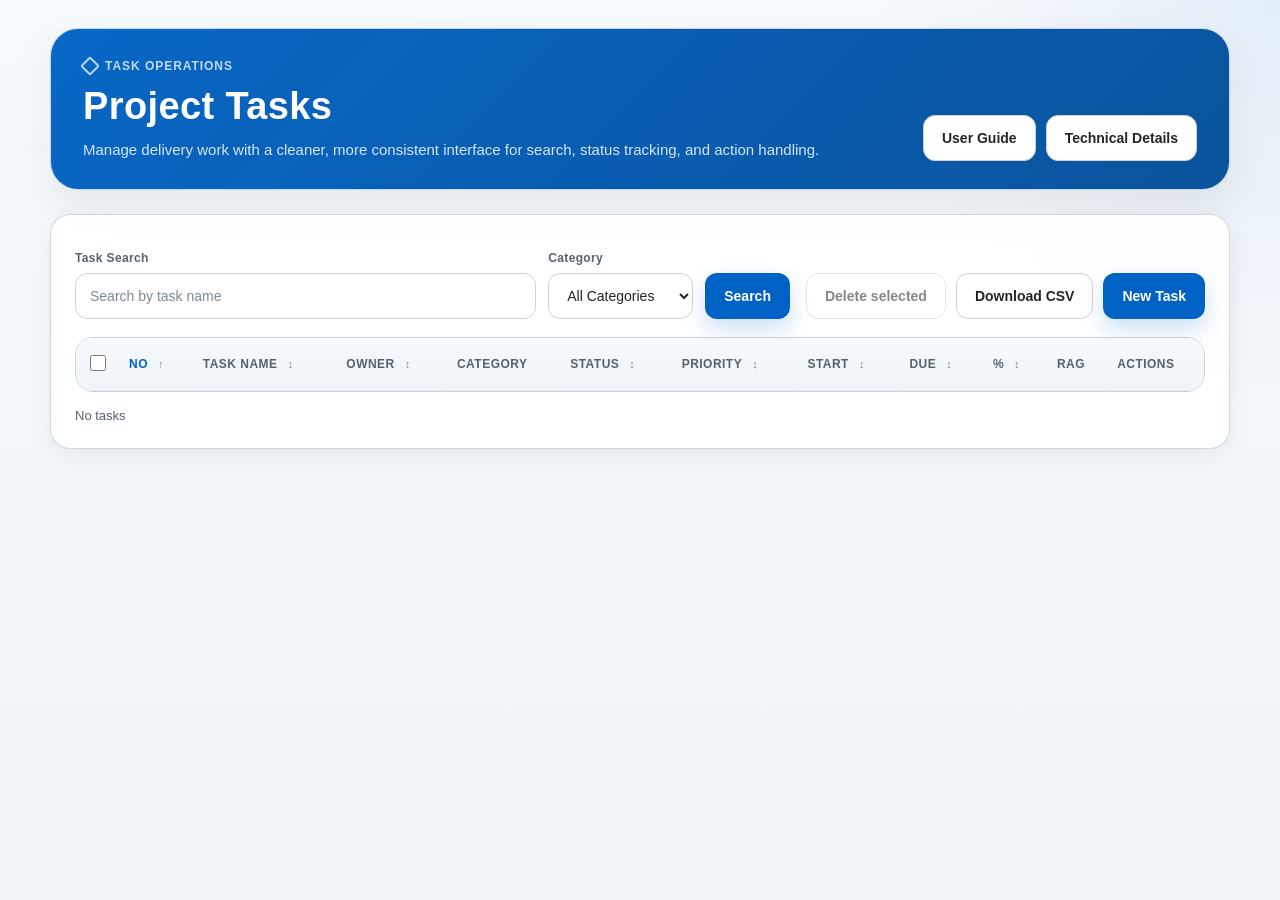
<file: index.html>
<!DOCTYPE html>
<html lang="en">

<head>
  <meta charset="UTF-8" />
  <meta name="viewport" content="width=device-width, initial-scale=1.0" />
  <title>Project Tasks</title>
  <link rel="stylesheet" href="assets/styles.css" />
</head>

<body data-page="index">
  <div class="app-shell">
    <div class="page">
      <header class="page-header">
        <div class="page-header-copy">
          <div class="eyebrow">Task Operations</div>
          <h1 class="title">Project Tasks</h1>
          <p class="subtitle">
            Manage delivery work with a cleaner, more consistent interface for search,
            status tracking, and action handling.
          </p>
        </div>
        <div class="header-meta">
          <button class="btn btn-secondary" id="userGuideButton" type="button">User Guide</button>
          <button class="btn btn-secondary" id="techDetailsButton" type="button">Technical Details</button>
        </div>
      </header>

      <section class="surface panel">
        <div class="toolbar">
          <form id="searchForm" class="toolbar-form">
            <div class="field-group grow">
              <label class="field-label" for="searchQuery">Task Search</label>
              <input id="searchQuery" class="input-text" type="text" name="q" placeholder="Search by task name" />
            </div>
            <div class="field-group">
              <label class="field-label" for="categorySelect">Category</label>
              <select class="page-select" name="categoryId" id="categorySelect"></select>
            </div>
            <input type="hidden" name="sort" />
            <input type="hidden" name="dir" />
            <input type="hidden" name="page" value="0" />
            <input type="hidden" name="size" value="10" />
            <button class="btn btn-primary" type="submit">Search</button>
            <a class="btn btn-secondary" id="clearLink" href="index.html">Reset</a>
          </form>
          <div class="toolbar-actions">
            <button class="btn btn-secondary" id="bulkDeleteButton" type="button" disabled>Delete selected</button>
            <button class="btn btn-secondary" id="downloadCsvButton" type="button">Download CSV</button>
            <a class="btn btn-primary" href="create.html">New Task</a>
          </div>
        </div>

        <div class="table-wrap">
          <div class="table-scroll">
            <table>
              <thead>
                <tr>
                  <th class="checkbox-col"><input id="selectAllRows" type="checkbox" aria-label="Select all rows" />
                  </th>
                  <th><a href="#" data-sort="no">No <span data-sort-indicator="no"></span></a></th>
                  <th><a href="#" data-sort="taskName">Task Name <span data-sort-indicator="taskName"></span></a></th>
                  <th><a href="#" data-sort="assignedTo">Owner <span data-sort-indicator="assignedTo"></span></a></th>
                  <th>Category</th>
                  <th><a href="#" data-sort="status">Status <span data-sort-indicator="status"></span></a></th>
                  <th><a href="#" data-sort="priority">Priority <span data-sort-indicator="priority"></span></a></th>
                  <th><a href="#" data-sort="startDate">Start <span data-sort-indicator="startDate"></span></a></th>
                  <th><a href="#" data-sort="dueDate">Due <span data-sort-indicator="dueDate"></span></a></th>
                  <th><a href="#" data-sort="percentComplete">% <span data-sort-indicator="percentComplete"></span></a>
                  </th>
                  <th>RAG</th>
                  <th>Actions</th>
                </tr>
              </thead>
              <tbody id="todoTable"></tbody>
            </table>
          </div>
        </div>

        <div class="card-view" id="cardView"></div>

        <div class="summary-row">
          <div class="summary" id="summary"></div>
          <div class="pagination" id="pagination"></div>
        </div>
      </section>
    </div>
  </div>

  <!-- User Guide Modal -->
  <div class="modal" id="userGuideModal" hidden>
    <div class="modal-overlay"></div>
    <div class="modal-content">
      <div class="modal-header">
        <h2 class="modal-title">How to Use the Task List</h2>
        <button class="modal-close" id="closeUserGuideModal" type="button" aria-label="Close"
          title="Close">&times;</button>
      </div>
      <div class="modal-body">
        <h3>Getting Started</h3>
        <p>Open <code>index.html</code> in your browser to start using the task list. All data is stored locally in your
          browser using IndexedDB.</p>

        <h3>Viewing Tasks</h3>
        <ul>
          <li>The main page shows all tasks in a table format.</li>
          <li>Use the search box to filter tasks by name.</li>
          <li>Use the category dropdown to filter by category.</li>
          <li>Click column headers to sort the list.</li>
          <li>On screens 600px or narrower, the view switches to cards for better mobile usability.</li>
          <li>Overdue tasks are highlighted in red; tasks due within 3 days are in yellow.</li>
          <li>Click a task name to view details.</li>
        </ul>

        <h3>Creating and Editing Tasks</h3>
        <ul>
          <li>Click "New Task" to create a new task.</li>
          <li>Fill in the required fields: Task Name and Assigned To.</li>
          <li>Optional: Description, Start Date, Due Date, % Complete, Category.</li>
          <li>Due Date must be on or after Start Date.</li>
          <li>% Complete should be between 0-100.</li>
          <li>Click "Confirm" to review, then "Save" to store.</li>
          <li>To edit, click "Edit" from the actions column or detail view.</li>
        </ul>

        <h3>Other Features</h3>
        <ul>
          <li><strong>Pagination:</strong> 10 items per page with navigation.</li>
          <li><strong>CSV Export:</strong> Download the current filtered list as CSV.</li>
          <li><strong>Bulk Delete:</strong> Select rows with checkboxes and delete multiple tasks.</li>
          <li><strong>Reset:</strong> Clear all filters to show all tasks.</li>
        </ul>

        <h3>Troubleshooting</h3>
        <p>If you encounter issues, ensure JavaScript is enabled and you're using a modern browser (Chrome, Firefox,
          Edge).</p>
      </div>
      <div class="modal-footer">
        <button class="btn btn-secondary" id="closeUserGuideModalBtn" type="button">Close</button>
      </div>
    </div>
  </div>

  <!-- Technical Details Modal -->
  <div class="modal" id="techDetailsModal" hidden>
    <div class="modal-overlay"></div>
    <div class="modal-content">
      <div class="modal-header">
        <h2 class="modal-title">Technical Details</h2>
        <button class="modal-close" id="closeTechDetailsModal" type="button" aria-label="Close"
          title="Close">&times;</button>
      </div>
      <div class="modal-body">
        <h3>Architecture</h3>
        <p>This application is a single-page, frontend-only task management system built with pure HTML, CSS, and
          JavaScript.</p>

        <h3>Data Storage</h3>
        <ul>
          <li><strong>Technology:</strong> IndexedDB</li>
          <li><strong>Persistence:</strong> Data persists across browser sessions on the user's device</li>
          <li><strong>Database:</strong> tasklist_db</li>
          <li><strong>Stores:</strong> todos, categories, state</li>
          <li><strong>No Server:</strong> All processing and storage happen locally in the browser</li>
        </ul>

        <h3>Features</h3>
        <ul>
          <li>List, search, filter, and sort tasks</li>
          <li>Create, read, update, and delete (CRUD) operations</li>
          <li>Fixed pagination (10 items per page)</li>
          <li>CSV export of filtered results</li>
          <li>Bulk operations (delete selected)</li>
          <li>Responsive design with mobile card view (≤ 600px)</li>
          <li>Form validation and confirmation workflow</li>
        </ul>

        <h3>Responsive Design</h3>
        <ul>
          <li><strong>Desktop:</strong> Table view with all columns and features</li>
          <li><strong>Tablet (900px):</strong> Toolbar wraps; non-critical columns hidden</li>
          <li><strong>Mobile (≤ 600px):</strong> Card view for better touch interaction; input controls shrink to
            prevent horizontal overflow</li>
        </ul>

        <h3>Browser Support</h3>
        <p>Modern browsers with JavaScript enabled and IndexedDB support (Chrome, Firefox, Safari, Edge)</p>

        <h3>Files</h3>
        <ul>
          <li><strong>Frontend:</strong> assets/app.js, assets/styles.css</li>
          <li><strong>Pages:</strong> index.html (list), create.html (form), confirm.html (review), complete.html
            (success), view.html (detail)</li>
          <li><strong>No Backend:</strong> This is a client-side application with no server dependencies</li>
        </ul>
      </div>
      <div class="modal-footer">
        <button class="btn btn-secondary" id="closeTechDetailsModalBtn" type="button">Close</button>
      </div>
    </div>
  </div>

  <noscript>
    <div class="noscript">This app needs JavaScript enabled.</div>
  </noscript>

  <script src="assets/app.js"></script>
</body>

</html>
</file>
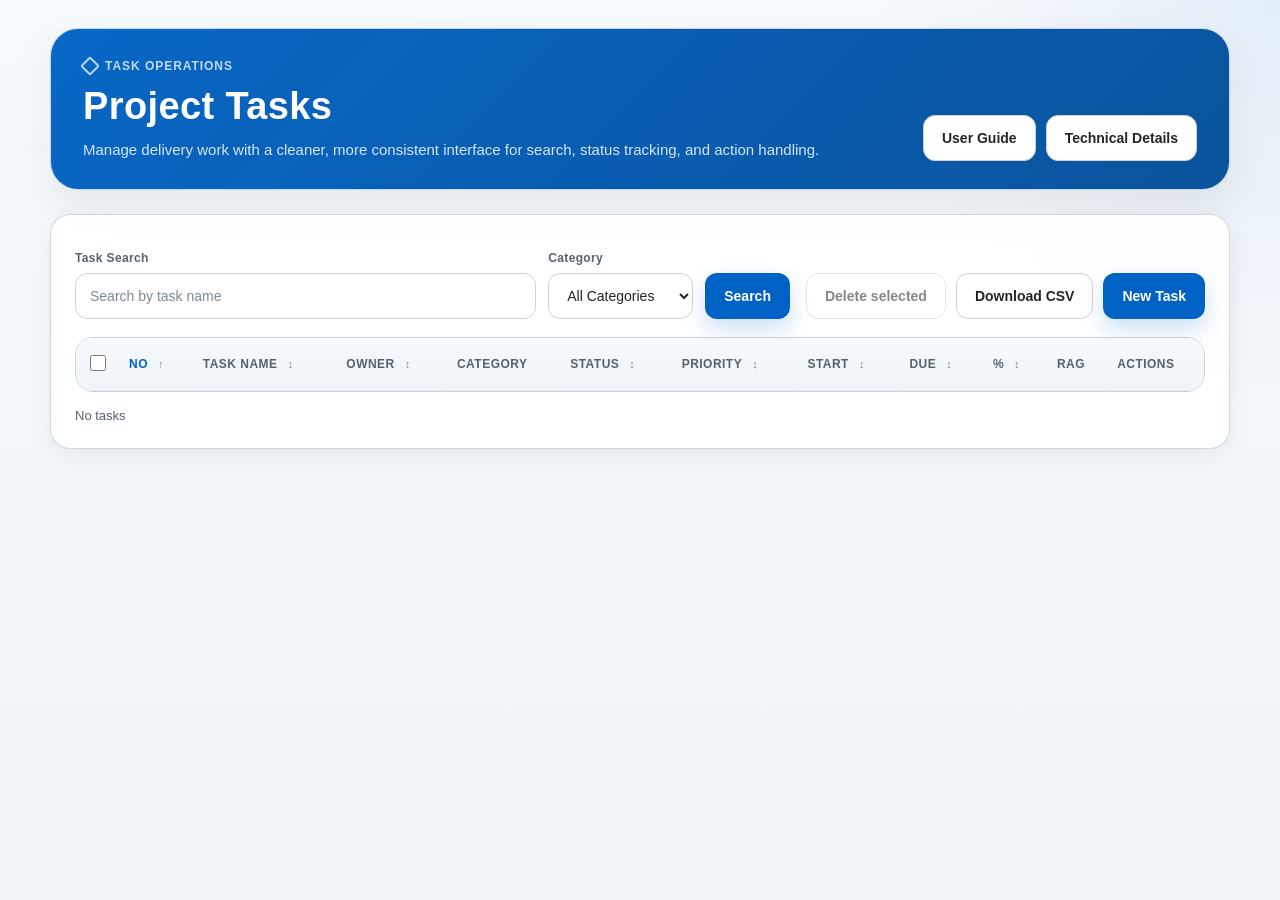
<file: complete.html>
<!DOCTYPE html>
<html lang="en">
  <head>
    <meta charset="UTF-8" />
    <meta name="viewport" content="width=device-width, initial-scale=1.0" />
    <title>Task Saved</title>
    <link rel="stylesheet" href="assets/styles.css" />
  </head>
  <body data-page="complete">
    <div class="app-shell">
      <div class="page">
        <header class="page-header compact">
          <div class="page-header-copy">
            <div class="eyebrow">Saved</div>
            <h1 class="title">Task Saved</h1>
            <p class="subtitle">The task has been stored successfully and is ready for review or further editing.</p>
          </div>
          <div class="header-meta">
            <div class="meta-chip">Save Completed</div>
          </div>
        </header>
        <section class="surface card detail-grid">
          <div class="success-banner">
            <h2 class="success-title">Save completed successfully</h2>
            <p class="success-copy">Review the saved values below, return to the task list, or reopen this record in edit mode.</p>
          </div>
          <div class="form-row">
            <div class="static-label">Task Name</div>
            <div class="readonly-box w-wide" id="completeTitle"></div>
          </div>
          <div class="form-row">
            <div class="static-label">Assigned To</div>
            <div class="readonly-box w-wide" id="completeAuthor"></div>
          </div>
          <div class="form-row">
            <div class="static-label">Category</div>
            <div class="readonly-box w-mid" id="completeCategory"></div>
          </div>
          <div class="form-row">
            <div class="static-label">Status</div>
            <div class="readonly-box w-mid" id="completeStatus"></div>
          </div>
          <div class="form-row">
            <div class="static-label">Priority</div>
            <div class="readonly-box w-mid" id="completePriority"></div>
          </div>
          <div class="form-row">
            <div class="static-label">Start Date</div>
            <div class="readonly-box w-date" id="completeStart"></div>
          </div>
          <div class="form-row">
            <div class="static-label">Due Date</div>
            <div class="readonly-box w-date" id="completeDue"></div>
          </div>
          <div class="form-row">
            <div class="static-label">% Complete</div>
            <div class="readonly-box w-small" id="completePercent"></div>
          </div>
          <div class="form-row">
            <div class="static-label">RAG</div>
            <div class="readonly-box w-small rag-box">
              <span class="rag" id="completeRag"></span>
            </div>
          </div>
          <div class="form-row">
            <div class="static-label">Description</div>
            <div class="readonly-box multiline w-textarea" id="completeDetail"></div>
          </div>
          <div class="button-row">
            <a class="btn btn-secondary" href="index.html">Back</a>
            <a class="btn btn-primary" id="completeEdit" href="#">Edit</a>
          </div>
        </section>
      </div>
    </div>
    <script src="assets/app.js"></script>
  </body>
</html>
</file>
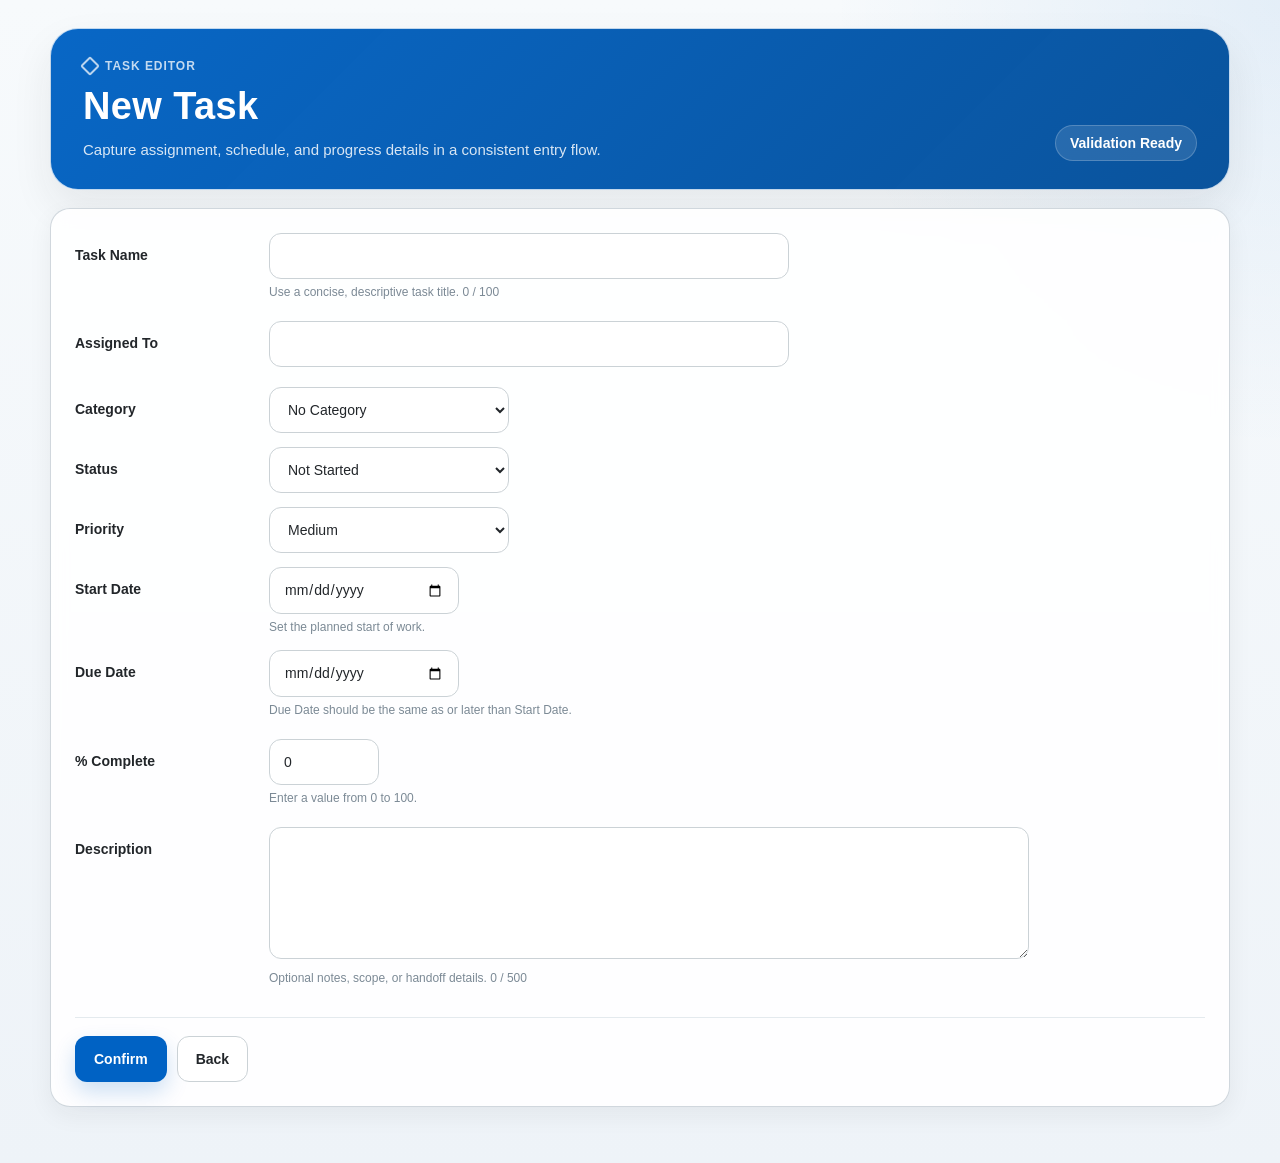
<file: confirm.html>
<!DOCTYPE html>
<html lang="en">
  <head>
    <meta charset="UTF-8" />
    <meta name="viewport" content="width=device-width, initial-scale=1.0" />
    <title>Confirm Task</title>
    <link rel="stylesheet" href="assets/styles.css" />
  </head>
  <body data-page="confirm">
    <div class="app-shell">
      <div class="page">
        <header class="page-header compact">
          <div class="page-header-copy">
            <div class="eyebrow">Review</div>
            <h1 class="title">Confirm Task</h1>
            <p class="subtitle">Verify the values below before writing the record to local storage.</p>
          </div>
        </header>
        <section class="surface card sectioned-grid">
          <section class="detail-section">
            <div class="section-heading">
              <h2 class="section-title">Basic Information</h2>
              <p class="section-copy">Review task ownership and classification before saving.</p>
            </div>
            <div class="form-row">
              <div class="static-label">Task Name</div>
              <div class="readonly-box w-wide" id="confirmTitle"></div>
            </div>
            <div class="form-row">
              <div class="static-label">Assigned To</div>
              <div class="readonly-box w-wide" id="confirmAuthor"></div>
            </div>
            <div class="form-row">
              <div class="static-label">Category</div>
              <div class="readonly-box w-mid" id="confirmCategory"></div>
            </div>
            <div class="form-row">
              <div class="static-label">Description</div>
              <div class="readonly-box multiline w-textarea" id="confirmDetail"></div>
            </div>
          </section>

          <section class="detail-section">
            <div class="section-heading">
              <h2 class="section-title">Schedule</h2>
              <p class="section-copy">Check timing and delivery expectations for this task.</p>
            </div>
            <div class="form-row">
              <div class="static-label">Start Date</div>
              <div class="readonly-box w-date" id="confirmStart"></div>
            </div>
            <div class="form-row">
              <div class="static-label">Due Date</div>
              <div class="readonly-box w-date" id="confirmDue"></div>
            </div>
          </section>

          <section class="detail-section">
            <div class="section-heading">
              <h2 class="section-title">Progress</h2>
              <p class="section-copy">Confirm the current execution state and progress signals.</p>
            </div>
            <div class="form-row">
              <div class="static-label">Status</div>
              <div class="readonly-box w-mid" id="confirmStatus"></div>
            </div>
            <div class="form-row">
              <div class="static-label">Priority</div>
              <div class="readonly-box w-mid" id="confirmPriority"></div>
            </div>
            <div class="form-row">
              <div class="static-label">% Complete</div>
              <div class="readonly-box w-small" id="confirmPercent"></div>
            </div>
            <div class="form-row">
              <div class="static-label">RAG</div>
              <div class="readonly-box w-small rag-box">
                <span class="rag" id="confirmRag"></span>
              </div>
            </div>
          </section>

          <div class="button-row">
            <button class="btn btn-primary" id="saveButton" type="button">Save</button>
            <button class="btn btn-secondary" id="backButton" type="button">Back</button>
          </div>
        </section>
      </div>
    </div>
    <script src="assets/app.js"></script>
  </body>
</html>
</file>
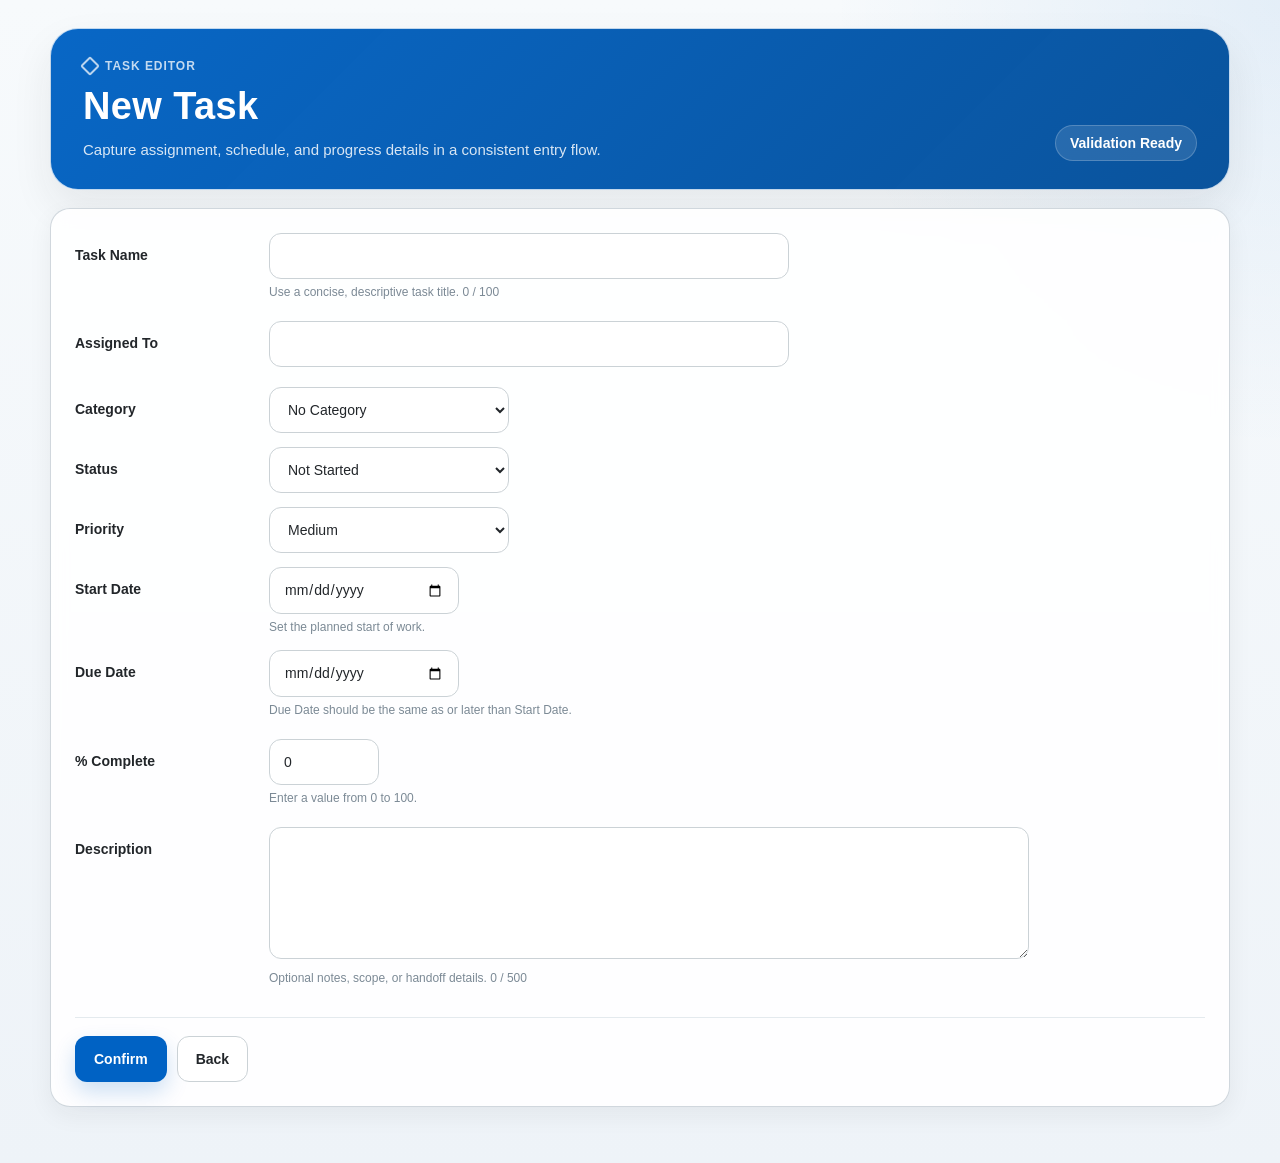
<file: create.html>
<!DOCTYPE html>
<html lang="en">
  <head>
    <meta charset="UTF-8" />
    <meta name="viewport" content="width=device-width, initial-scale=1.0" />
    <title>Task Form</title>
    <link rel="stylesheet" href="assets/styles.css" />
  </head>
  <body data-page="create">
    <div class="app-shell">
      <div class="page">
        <header class="page-header compact">
          <div class="page-header-copy">
            <div class="eyebrow">Task Editor</div>
            <h1 class="title" id="formTitle">New Task</h1>
            <p class="subtitle">
              Capture assignment, schedule, and progress details in a consistent entry flow.
            </p>
          </div>
          <div class="header-meta">
            <div class="meta-chip">Validation Ready</div>
          </div>
        </header>

        <section class="surface card">
          <form id="todoForm" novalidate class="form-grid">
            <input type="hidden" name="no" />
            <div class="form-row">
              <label for="title">Task Name</label>
              <div>
                <input id="title" class="input-text w-wide" type="text" name="title" aria-describedby="titleHint titleError" />
                <div class="field-hint" id="titleHint">Use a concise, descriptive task title. 0 / 100</div>
                <div class="error" id="titleError" data-error-for="title" aria-live="polite"></div>
              </div>
            </div>
            <div class="form-row">
              <label for="author">Assigned To</label>
              <div>
                <input id="author" class="input-text w-wide" type="text" name="author" aria-describedby="authorError" />
                <div class="error" id="authorError" data-error-for="author" aria-live="polite"></div>
              </div>
            </div>
            <div class="form-row">
              <label for="categoryId">Category</label>
              <div>
                <select id="categoryId" class="input-mid w-mid" name="categoryId"></select>
              </div>
            </div>
            <div class="form-row">
              <label for="status">Status</label>
              <div>
                <select id="status" class="input-mid w-mid" name="status">
                  <option value="Not Started">Not Started</option>
                  <option value="In Progress">In Progress</option>
                  <option value="On Hold">On Hold</option>
                  <option value="Completed">Completed</option>
                  <option value="Cancelled">Cancelled</option>
                  <option value="Merged">Merged</option>
                </select>
              </div>
            </div>
            <div class="form-row">
              <label for="priority">Priority</label>
              <div>
                <select id="priority" class="input-mid w-mid" name="priority">
                  <option value="Critical">Critical</option>
                  <option value="High">High</option>
                  <option value="Medium">Medium</option>
                  <option value="Low">Low</option>
                </select>
              </div>
            </div>
            <div class="form-row">
              <label for="startDate">Start Date</label>
              <div>
                <input id="startDate" class="input-date w-date" type="date" name="startDate" aria-describedby="startDateHint" />
                <div class="field-hint" id="startDateHint">Set the planned start of work.</div>
              </div>
            </div>
            <div class="form-row">
              <label for="dueDate">Due Date</label>
              <div>
                <input id="dueDate" class="input-date w-date" type="date" name="dueDate" aria-describedby="dueDateHint dueDateError" />
                <div class="field-hint" id="dueDateHint">Due Date should be the same as or later than Start Date.</div>
                <div class="error" id="dueDateError" data-error-for="dueDate" aria-live="polite"></div>
              </div>
            </div>
            <div class="form-row">
              <label for="percentComplete">% Complete</label>
              <div>
                <input id="percentComplete" class="input-small w-small" type="number" min="0" max="100" name="percentComplete" aria-describedby="percentHint percentError" />
                <div class="field-hint" id="percentHint">Enter a value from 0 to 100.</div>
                <div class="error" id="percentError" data-error-for="percentComplete" aria-live="polite"></div>
              </div>
            </div>
            <div class="form-row" id="ragRow">
              <div class="static-label">RAG</div>
              <div class="readonly-box w-small rag-box">
                <span class="rag" id="ragValue"></span>
              </div>
            </div>
            <div class="form-row">
              <label for="detail">Description</label>
              <div>
                <textarea id="detail" class="textarea w-textarea" name="detail" aria-describedby="detailHint detailError"></textarea>
                <div class="field-hint" id="detailHint">Optional notes, scope, or handoff details. 0 / 500</div>
                <div class="error" id="detailError" data-error-for="detail" aria-live="polite"></div>
              </div>
            </div>
          </form>
          <div class="button-row">
            <button class="btn btn-primary" type="submit" form="todoForm">Confirm</button>
            <a class="btn btn-secondary" href="index.html">Back</a>
          </div>
        </section>
      </div>
    </div>
    <script src="assets/app.js"></script>
  </body>
</html>
</file>
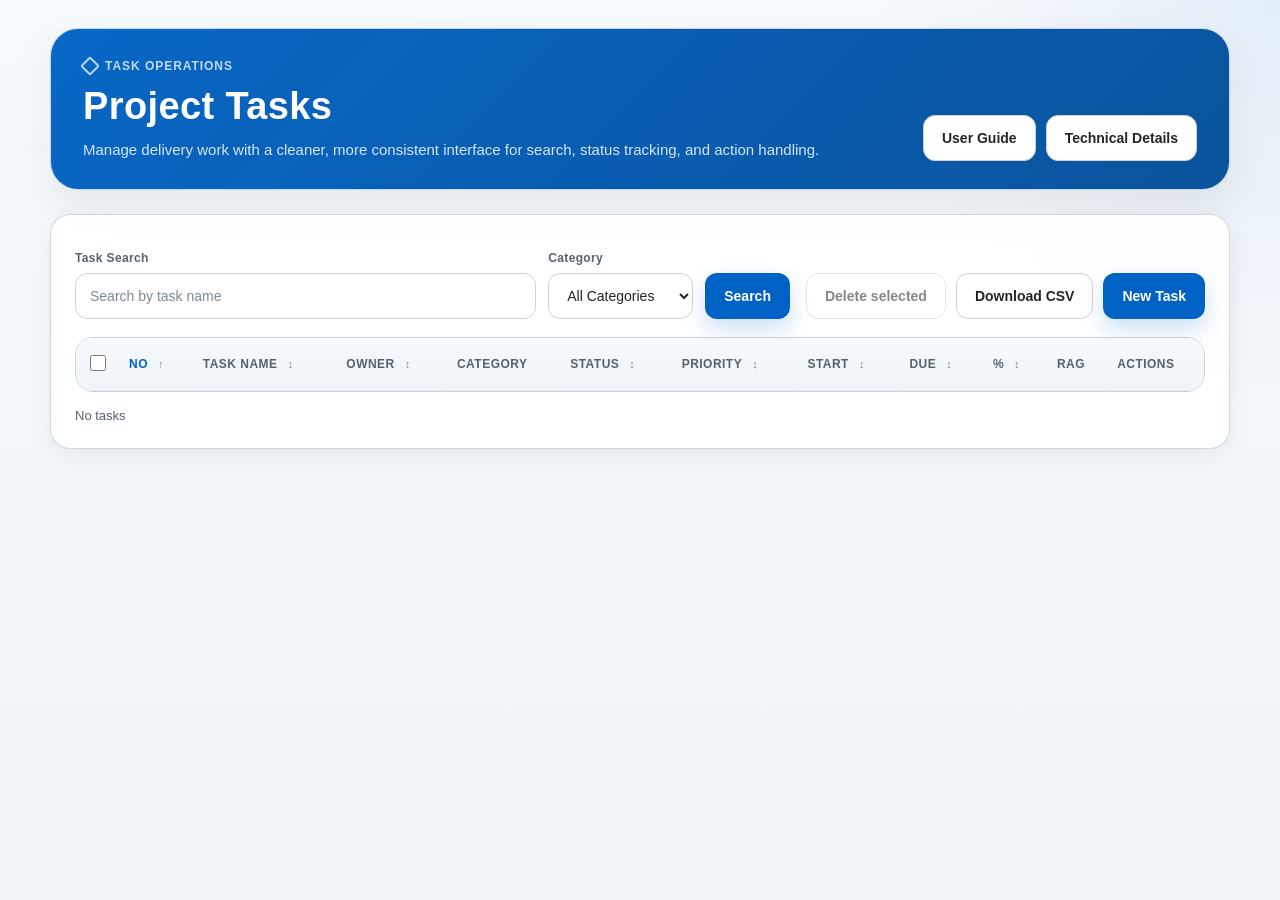
<file: view.html>
<!DOCTYPE html>
<html lang="en">
  <head>
    <meta charset="UTF-8" />
    <meta name="viewport" content="width=device-width, initial-scale=1.0" />
    <title>Task Detail</title>
    <link rel="stylesheet" href="assets/styles.css" />
  </head>
  <body data-page="view">
    <div class="app-shell">
      <div class="page">
        <header class="page-header compact">
          <div class="page-header-copy">
            <div class="eyebrow">Detail</div>
            <h1 class="title">Task Detail</h1>
            <p class="subtitle">Review the current task state, timing, and ownership in a read-only view.</p>
          </div>
        </header>
        <section class="surface card detail-grid">
          <div class="form-row">
            <div class="static-label">Task Name</div>
            <div class="readonly-box w-wide" id="viewTitle"></div>
          </div>
          <div class="form-row">
            <div class="static-label">Assigned To</div>
            <div class="readonly-box w-wide" id="viewAuthor"></div>
          </div>
          <div class="form-row">
            <div class="static-label">Category</div>
            <div class="readonly-box w-mid" id="viewCategory"></div>
          </div>
          <div class="form-row">
            <div class="static-label">Status</div>
            <div class="readonly-box w-mid" id="viewStatus"></div>
          </div>
          <div class="form-row">
            <div class="static-label">Priority</div>
            <div class="readonly-box w-mid" id="viewPriority"></div>
          </div>
          <div class="form-row">
            <div class="static-label">Start Date</div>
            <div class="readonly-box w-date" id="viewStart"></div>
          </div>
          <div class="form-row">
            <div class="static-label">Due Date</div>
            <div class="readonly-box w-date" id="viewDue"></div>
          </div>
          <div class="form-row">
            <div class="static-label">% Complete</div>
            <div class="readonly-box w-small" id="viewPercent"></div>
          </div>
          <div class="form-row">
            <div class="static-label">RAG</div>
            <div class="readonly-box w-small rag-box">
              <span class="rag" id="viewRag"></span>
            </div>
          </div>
          <div class="form-row">
            <div class="static-label">Description</div>
            <div class="readonly-box multiline w-textarea" id="viewDetail"></div>
          </div>
          <div class="button-row">
            <a class="btn btn-secondary" href="index.html">Back</a>
            <a class="btn btn-primary" id="viewEdit" href="#">Edit</a>
          </div>
        </section>
      </div>
    </div>
    <script src="assets/app.js"></script>
  </body>
</html>
</file>
<file: assets/styles.css>
:root {
  --color-primary: #0062c4;
  --color-primary-dark: #004c98;
  --color-danger: #d62d2d;
  --color-danger-dark: #b52222;
  --color-text: #22262a;
  --color-text-muted: #56616c;
  --color-text-soft: #7b8995;
  --color-border: #cbd2d6;
  --color-border-strong: #b2bcc3;
  --color-surface: #ffffff;
  --color-surface-muted: #f6f8f9;
  --color-surface-alt: #eef3f8;
  --color-surface-accent: #e8f1fb;
  --color-success: #2f7d32;
  --color-warning: #d59b11;
  --shadow-soft: 0 18px 40px rgba(34, 38, 42, 0.08);
  --shadow-card: 0 8px 24px rgba(34, 38, 42, 0.06);
  --radius-card: 20px;
  --radius-control: 12px;
  --radius-pill: 999px;
}

* {
  box-sizing: border-box;
}

html {
  background:
    radial-gradient(circle at top right, rgba(0, 98, 196, 0.08), transparent 26%),
    linear-gradient(180deg, #f7fafc 0%, #eef3f8 100%);
}

body {
  margin: 0;
  font-family: "Yu Gothic UI", "Segoe UI", "Meiryo", sans-serif;
  font-size: 14px;
  line-height: 1.5;
  color: var(--color-text);
  background: transparent;
}

a {
  color: inherit;
}

.app-shell {
  min-height: 100vh;
  padding: 28px 20px 56px;
}

.page {
  max-width: 1180px;
  margin: 0 auto;
}

.page-header {
  display: flex;
  justify-content: space-between;
  align-items: flex-end;
  gap: 20px;
  margin-bottom: 24px;
  padding: 28px 32px;
  border: 1px solid rgba(255, 255, 255, 0.75);
  border-radius: 28px;
  background: linear-gradient(135deg, rgba(0, 98, 196, 0.97) 0%, rgba(0, 76, 152, 0.96) 100%);
  color: #fff;
  box-shadow: var(--shadow-soft);
}

.page-header.compact {
  margin-bottom: 18px;
}

.page-header-copy {
  max-width: 760px;
}

.eyebrow {
  display: inline-flex;
  align-items: center;
  gap: 8px;
  margin-bottom: 10px;
  font-size: 12px;
  font-weight: 700;
  letter-spacing: 0.08em;
  text-transform: uppercase;
  color: rgba(255, 255, 255, 0.76);
}

.eyebrow::before {
  content: "";
  width: 10px;
  height: 10px;
  border: 2px solid rgba(255, 255, 255, 0.72);
  border-radius: 2px;
  transform: rotate(45deg);
}

.title {
  margin: 0;
  font-size: clamp(28px, 4vw, 38px);
  line-height: 1.15;
  font-weight: 700;
  letter-spacing: 0.01em;
  color: inherit;
}

.subtitle {
  margin: 10px 0 0;
  max-width: 800px;
  color: rgba(255, 255, 255, 0.84);
  font-size: 15px;
}

.header-meta {
  display: flex;
  flex-wrap: wrap;
  gap: 10px;
  justify-content: flex-end;
}

.meta-chip {
  display: inline-flex;
  align-items: center;
  min-height: 36px;
  padding: 0 14px;
  border: 1px solid rgba(255, 255, 255, 0.2);
  border-radius: var(--radius-pill);
  background: rgba(255, 255, 255, 0.12);
  color: #fff;
  font-weight: 600;
  white-space: nowrap;
}

.surface {
  border: 1px solid rgba(189, 199, 207, 0.7);
  border-radius: var(--radius-card);
  background: rgba(255, 255, 255, 0.9);
  box-shadow: var(--shadow-card);
  backdrop-filter: blur(8px);
}

.panel {
  padding: 22px 24px;
}

.toolbar {
  display: flex;
  justify-content: space-between;
  align-items: flex-end;
  gap: 16px;
  margin-bottom: 18px;
}

.toolbar-form {
  display: flex;
  align-items: flex-end;
  gap: 12px;
  flex-wrap: wrap;
  flex: 1 1 auto;
}

.toolbar-actions {
  display: flex;
  gap: 10px;
  align-items: center;
  flex-wrap: wrap;
}

.field-group {
  display: grid;
  gap: 6px;
}

.field-group.grow {
  flex: 1 1 280px;
}

.field-label {
  font-size: 12px;
  font-weight: 700;
  letter-spacing: 0.03em;
  color: var(--color-text-muted);
}

.input-text,
.input-date,
.input-mid,
.input-small,
.textarea,
.page-select,
.readonly-box {
  width: 100%;
  min-height: 46px;
  padding: 11px 14px;
  border: 1px solid var(--color-border);
  border-radius: var(--radius-control);
  background: var(--color-surface);
  color: var(--color-text);
  font: inherit;
  transition: border-color 0.18s ease, box-shadow 0.18s ease, background-color 0.18s ease;
}

.input-text::placeholder,
.textarea::placeholder {
  color: var(--color-text-soft);
}

.input-text:focus,
.input-date:focus,
.input-mid:focus,
.input-small:focus,
.textarea:focus,
.page-select:focus {
  outline: none;
  border-color: var(--color-primary);
  box-shadow: 0 0 0 4px rgba(0, 98, 196, 0.14);
}

.input-invalid {
  border-color: var(--color-danger);
  background: #fff8f8;
}

.input-invalid:focus {
  border-color: var(--color-danger);
  box-shadow: 0 0 0 4px rgba(214, 45, 45, 0.14);
}

.input-text {
  min-width: 260px;
}

.input-date {
  min-width: 168px;
}

.input-mid {
  min-width: 210px;
}

.input-small {
  max-width: 110px;
}

.textarea {
  min-height: 132px;
  resize: vertical;
}

.readonly-box {
  display: flex;
  align-items: center;
  min-height: 46px;
  background: var(--color-surface-muted);
}

.readonly-box.multiline {
  align-items: flex-start;
  min-height: 132px;
  white-space: pre-wrap;
}

.btn {
  min-height: 46px;
  padding: 0 18px;
  border: 1px solid transparent;
  border-radius: var(--radius-control);
  cursor: pointer;
  font: inherit;
  font-weight: 700;
  text-decoration: none;
  display: inline-flex;
  align-items: center;
  justify-content: center;
  white-space: nowrap;
  transition: transform 0.16s ease, box-shadow 0.16s ease, border-color 0.16s ease, background-color 0.16s ease;
}

.btn:hover {
  transform: translateY(-1px);
}

.btn:focus-visible,
.page-link:focus-visible,
.task-link:focus-visible,
th a:focus-visible {
  outline: 3px solid rgba(0, 98, 196, 0.28);
  outline-offset: 3px;
}

.btn-primary {
  background: var(--color-primary);
  color: #fff;
  box-shadow: 0 10px 22px rgba(0, 98, 196, 0.2);
}

.btn-primary:hover {
  background: var(--color-primary-dark);
}

.btn-secondary {
  border-color: var(--color-border);
  background: var(--color-surface);
  color: var(--color-text);
}

.btn-secondary:hover {
  background: var(--color-surface-muted);
}

.btn:disabled {
  cursor: not-allowed;
  opacity: 0.55;
  transform: none;
  box-shadow: none;
}

.btn-danger {
  background: var(--color-danger);
  color: #fff;
  box-shadow: 0 10px 22px rgba(214, 45, 45, 0.18);
}

.btn-danger:hover {
  background: var(--color-danger-dark);
}

.btn-danger-subtle {
  border-color: transparent;
  background: transparent;
  color: var(--color-danger);
  box-shadow: none;
}

.btn-danger-subtle:hover {
  background: rgba(214, 45, 45, 0.08);
  color: var(--color-danger-dark);
}

.table-wrap {
  border: 1px solid var(--color-border);
  border-radius: 18px;
  background: var(--color-surface);
  overflow: hidden;
}

.table-scroll {
  overflow: auto;
  max-height: 70vh;
}

table {
  width: 100%;
  border-collapse: collapse;
}

thead {
  background: linear-gradient(180deg, #f6f9fc 0%, #eef4f9 100%);
}

th,
td {
  padding: 14px 10px;
  border-bottom: 1px solid #e4eaee;
  text-align: left;
  vertical-align: middle;
}

tbody tr {
  background: rgba(255, 255, 255, 0.7);
}

tbody tr:hover {
  background: rgba(0, 98, 196, 0.035);
}

tbody tr:last-child td {
  border-bottom: none;
}

thead th {
  position: sticky;
  top: 0;
  z-index: 1;
  font-size: 12px;
  font-weight: 800;
  letter-spacing: 0.04em;
  text-transform: uppercase;
  color: var(--color-text-muted);
  background: linear-gradient(180deg, #f6f9fc 0%, #eef4f9 100%);
}

th a {
  color: inherit;
  text-decoration: none;
  display: inline-flex;
  align-items: center;
  gap: 6px;
}

th a:hover {
  color: var(--color-primary);
}

th a.sort-active {
  color: var(--color-primary);
}

.checkbox-col {
  width: 40px;
  text-align: center;
}

.row-checkbox,
#selectAllRows {
  width: 16px;
  height: 16px;
  accent-color: var(--color-primary);
}

[data-sort-indicator] {
  display: inline-flex;
  align-items: center;
  justify-content: center;
  min-width: 14px;
  color: var(--color-text-soft);
  font-size: 11px;
}

.task-link {
  color: var(--color-text);
  text-decoration: none;
  font-weight: 700;
  display: -webkit-box;
  max-width: 220px;
  overflow: hidden;
  text-overflow: ellipsis;
  -webkit-line-clamp: 2;
  -webkit-box-orient: vertical;
  line-height: 1.4;
}

.task-link:hover {
  color: var(--color-primary);
}

.cell-text {
  display: inline-block;
  max-width: 150px;
  overflow: hidden;
  text-overflow: ellipsis;
  white-space: nowrap;
  vertical-align: bottom;
}

.date-alert {
  display: inline-flex;
  align-items: center;
  min-height: 30px;
  padding: 4px 8px;
  border-radius: 10px;
}

.date-alert-overdue {
  background: #fdeaea;
  color: #b52222;
  font-weight: 700;
}

.date-alert-soon {
  background: #fff7dc;
  color: #926700;
  font-weight: 700;
}

.actions {
  display: flex;
  flex-wrap: nowrap;
  gap: 8px;
  justify-content: flex-end;
  align-items: center;
  min-width: max-content;
}

.actions .btn {
  min-height: 38px;
  padding: 0 12px;
  font-size: 13px;
}

.badge,
.rag,
.status-pill,
.priority-pill {
  display: inline-flex;
  align-items: center;
  justify-content: center;
  min-height: 30px;
  padding: 4px 10px;
  border-radius: var(--radius-pill);
  font-size: 12px;
  font-weight: 700;
  white-space: nowrap;
}

.badge {
  border: 1px solid transparent;
}

.badge-tone-1 {
  background: #e8f1fb;
  color: #0056ab;
}

.badge-tone-2 {
  background: #e9f6ea;
  color: #26652a;
}

.badge-tone-3 {
  background: #fff7dc;
  color: #926700;
}

.badge-tone-4 {
  background: #eef1f3;
  color: #56616c;
}

.badge-tone-5 {
  background: #fdeaea;
  color: #b52222;
}

.status-pill {
  border: 1px solid transparent;
}

.status-not-started {
  background: #eef1f3;
  color: #55616d;
}

.status-in-progress {
  background: #e8f1fb;
  color: #0056ab;
}

.status-on-hold {
  background: #fff7dc;
  color: #926700;
}

.status-cancelled,
.status-merged {
  background: #f4f1f1;
  color: #767d85;
}

.status-completed {
  background: #e9f6ea;
  color: #26652a;
}

.priority-pill {
  border: 1px solid transparent;
}

.priority-critical {
  background: #fdeaea;
  color: #b52222;
}

.priority-high {
  background: #fff1df;
  color: #ad6300;
}

.priority-medium,
.priority-normal {
  background: #e8f1fb;
  color: #0056ab;
}

.priority-low {
  background: #eef1f3;
  color: #56616c;
}

.rag {
  min-width: 74px;
  width: 18px;
  min-width: 18px;
  height: 18px;
  min-height: 18px;
  padding: 0;
  border-radius: 50%;
  color: #fff;
  font-size: 0;
}

.rag-red {
  background: var(--color-danger);
}

.rag-amber {
  background: var(--color-warning);
}

.rag-green {
  background: var(--color-success);
}

.summary-row {
  display: flex;
  justify-content: space-between;
  align-items: center;
  gap: 12px;
  margin-top: 14px;
  flex-wrap: wrap;
}

.summary {
  color: var(--color-text-muted);
  font-size: 13px;
}

.pagination {
  display: flex;
  gap: 8px;
  align-items: center;
  flex-wrap: wrap;
}

.page-link {
  min-width: 40px;
  min-height: 40px;
  padding: 0 12px;
  border: 1px solid var(--color-border);
  border-radius: 12px;
  background: var(--color-surface);
  color: var(--color-text);
  font-weight: 700;
  display: inline-flex;
  align-items: center;
  justify-content: center;
  text-decoration: none;
}

.page-link:hover {
  border-color: var(--color-primary);
  color: var(--color-primary);
}

.page-link.active {
  background: var(--color-primary);
  border-color: var(--color-primary);
  color: #fff;
}

.page-link.disabled {
  color: #98a3ad;
  pointer-events: none;
  background: var(--color-surface-muted);
}

.card {
  padding: 24px;
}

.form-grid,
.detail-grid {
  display: grid;
  gap: 14px;
}

.sectioned-grid {
  display: grid;
  gap: 18px;
}

.detail-section {
  display: grid;
  gap: 14px;
  padding: 18px;
  border: 1px solid #e4eaee;
  border-radius: 18px;
  background: linear-gradient(180deg, #fcfdfe 0%, #f7fafc 100%);
}

.section-heading {
  display: grid;
  gap: 4px;
}

.section-title {
  margin: 0;
  font-size: 13px;
  font-weight: 800;
  letter-spacing: 0.08em;
  text-transform: uppercase;
  color: var(--color-primary);
}

.section-copy {
  margin: 0;
  font-size: 13px;
  color: var(--color-text-muted);
}

.form-row {
  display: grid;
  grid-template-columns: 180px minmax(0, 1fr);
  gap: 14px;
  align-items: start;
}

label,
.static-label {
  padding-top: 12px;
  font-weight: 700;
  color: var(--color-text);
}

.field-hint {
  margin-top: 4px;
  font-size: 12px;
  color: var(--color-text-soft);
}

.readonly-box.rag-box {
  padding: 8px;
  border: none;
  background: transparent;
}

.button-row {
  display: flex;
  gap: 10px;
  flex-wrap: wrap;
  margin-top: 24px;
  padding-top: 18px;
  border-top: 1px solid #e4eaee;
}

.w-small {
  max-width: 110px;
}

/* Responsive enhancements for smaller screens */
@media (max-width: 900px) {
  .page {
    padding: 0 16px;
  }

  .toolbar {
    flex-direction: column;
    align-items: stretch;
    gap: 12px;
  }

  .toolbar-actions {
    justify-content: flex-start;
    width: 100%;
  }

  .toolbar-actions .btn {
    flex: 1 1 auto;
    min-width: 0;
  }

  .table-scroll {
    max-height: 58vh;
  }

  table {
    font-size: 13px;
  }

  th,
  td {
    padding: 10px 8px;
  }

  /* Hide less critical columns on narrow screens to improve table readability */
  th:nth-child(5),
  td:nth-child(5),
  th:nth-child(11),
  td:nth-child(11) {
    display: none;
  }
}

.card-view {
  display: none;
}

/* Card view for very narrow screens (mobile-first) */
@media (max-width: 600px) {
  .table-wrap {
    display: none;
  }

  /* Allow form controls to shrink on small screens */
  .input-text,
  .input-date,
  .input-mid,
  .input-small {
    min-width: 0;
  }

  .card-view {
    display: block;
    padding: 16px 0;
  }

  .card {
    background: var(--color-surface);
    border: 1px solid var(--color-border);
    border-radius: var(--radius-card);
    padding: 16px;
    margin-bottom: 12px;
    box-shadow: var(--shadow-card);
  }

  .card-header {
    display: flex;
    justify-content: space-between;
    align-items: flex-start;
    margin-bottom: 12px;
  }

  .card-title {
    font-size: 16px;
    font-weight: 700;
    color: var(--color-text);
    margin: 0;
    flex: 1;
  }

  .card-rag {
    width: 20px;
    height: 20px;
    border-radius: 50%;
    flex-shrink: 0;
  }

  .card-meta {
    display: grid;
    grid-template-columns: 1fr 1fr;
    gap: 8px 12px;
    font-size: 14px;
    margin-bottom: 12px;
  }

  .card-meta-item {
    display: flex;
    flex-direction: column;
  }

  .card-meta-label {
    font-size: 12px;
    font-weight: 700;
    color: var(--color-text-muted);
    text-transform: uppercase;
    letter-spacing: 0.04em;
  }

  .card-meta-value {
    color: var(--color-text);
  }

  .card-description {
    font-size: 14px;
    color: var(--color-text);
    margin-bottom: 12px;
    line-height: 1.4;
  }

  .card-actions {
    display: flex;
    gap: 8px;
    justify-content: flex-end;
  }

  .card-actions .btn {
    min-height: 36px;
    padding: 0 10px;
    font-size: 13px;
  }
}


.w-mid {
  max-width: 240px;
}

.w-date {
  max-width: 190px;
}

.w-wide {
  max-width: 520px;
}

.w-textarea {
  max-width: 760px;
}

.error {
  margin-top: 6px;
  color: var(--color-danger);
  font-size: 12px;
  font-weight: 600;
}

.empty-state {
  display: grid;
  gap: 12px;
  justify-items: center;
  padding: 52px 24px;
  text-align: center;
  color: var(--color-text-muted);
}

.empty-state-title {
  margin: 0;
  font-size: 20px;
  font-weight: 700;
  color: var(--color-text);
}

.empty-state-copy {
  margin: 0;
  max-width: 420px;
  font-size: 14px;
  color: var(--color-text-muted);
}

.empty-state-actions {
  display: flex;
  gap: 10px;
  flex-wrap: wrap;
  justify-content: center;
}

.success-banner {
  display: grid;
  gap: 8px;
  padding: 20px 22px;
  border: 1px solid #d5ead7;
  border-radius: 18px;
  background: linear-gradient(180deg, #f4fbf5 0%, #edf8ef 100%);
}

.success-title {
  margin: 0;
  font-size: 20px;
  font-weight: 700;
  color: #26652a;
}

.success-copy {
  margin: 0;
  color: var(--color-text-muted);
}

.noscript {
  max-width: 980px;
  margin: 12px auto;
  background: #fff2f2;
  padding: 10px 16px;
  border: 1px solid #f0c5c1;
  border-radius: 12px;
}

/* Modal Dialog Styles */
.modal {
  position: fixed;
  top: 0;
  left: 0;
  width: 100%;
  height: 100%;
  display: flex;
  align-items: center;
  justify-content: center;
  z-index: 1000;
}

.modal[hidden] {
  display: none;
}

.modal-overlay {
  position: absolute;
  top: 0;
  left: 0;
  width: 100%;
  height: 100%;
  background: rgba(0, 0, 0, 0.5);
  cursor: pointer;
}

.modal-content {
  position: relative;
  background: var(--color-surface);
  border-radius: var(--radius-card);
  box-shadow: 0 20px 60px rgba(0, 0, 0, 0.3);
  max-width: 700px;
  max-height: 85vh;
  width: 90%;
  display: flex;
  flex-direction: column;
  overflow: hidden;
}

.modal-header {
  display: flex;
  justify-content: space-between;
  align-items: center;
  padding: 24px 28px;
  border-bottom: 1px solid var(--color-border);
}

.modal-title {
  margin: 0;
  font-size: 24px;
  font-weight: 700;
  color: var(--color-text);
}

.modal-close {
  background: none;
  border: none;
  font-size: 32px;
  cursor: pointer;
  color: var(--color-text-muted);
  padding: 0;
  width: 40px;
  height: 40px;
  display: flex;
  align-items: center;
  justify-content: center;
  border-radius: 8px;
  transition: background-color 0.2s ease, color 0.2s ease;
}

.modal-close:hover {
  background-color: var(--color-surface-muted);
  color: var(--color-text);
}

.modal-close:focus-visible {
  outline: 3px solid rgba(0, 98, 196, 0.28);
  outline-offset: 3px;
}

.modal-body {
  flex: 1;
  overflow-y: auto;
  padding: 24px 28px;
  color: var(--color-text);
}

.modal-body h3 {
  margin-top: 20px;
  margin-bottom: 12px;
  font-size: 16px;
  font-weight: 700;
  color: var(--color-primary);
}

.modal-body h3:first-child {
  margin-top: 0;
}

.modal-body p {
  margin: 0 0 12px 0;
  line-height: 1.6;
  color: var(--color-text);
}

.modal-body ul {
  margin: 0 0 16px 0;
  padding-left: 24px;
}

.modal-body li {
  margin-bottom: 8px;
  line-height: 1.6;
}

.modal-footer {
  display: flex;
  justify-content: flex-end;
  gap: 10px;
  padding: 16px 28px;
  border-top: 1px solid var(--color-border);
  background: var(--color-surface-muted);
}

@media (max-width: 960px) {

  .page-header,
  .toolbar,
  .summary-row {
    align-items: stretch;
  }

  .page-header,
  .toolbar {
    flex-direction: column;
  }

  .header-meta {
    justify-content: flex-start;
  }

  .form-row {
    grid-template-columns: 1fr;
    gap: 8px;
  }

  label,
  .static-label {
    padding-top: 0;
  }
}

@media (max-width: 760px) {
  .app-shell {
    padding: 18px 14px 40px;
  }

  .page-header {
    padding: 22px 20px;
    border-radius: 22px;
  }

  .panel,
  .card {
    padding: 18px;
  }

  .toolbar-form {
    display: grid;
    grid-template-columns: 1fr;
    width: 100%;
  }

  .field-group,
  .field-group.grow,
  .btn,
  .page-link,
  .w-small,
  .w-mid,
  .w-date,
  .w-wide,
  .w-textarea {
    max-width: none;
    width: 100%;
  }

  .button-row .btn {
    width: 100%;
  }

  .modal-content {
    max-width: 95%;
    max-height: 90vh;
  }

  .modal-header,
  .modal-body,
  .modal-footer {
    padding: 16px;
  }

  .modal-title {
    font-size: 20px;
  }

  .modal-body h3 {
    font-size: 14px;
  }

  .modal-body ul {
    padding-left: 20px;
  }
}
</file>
